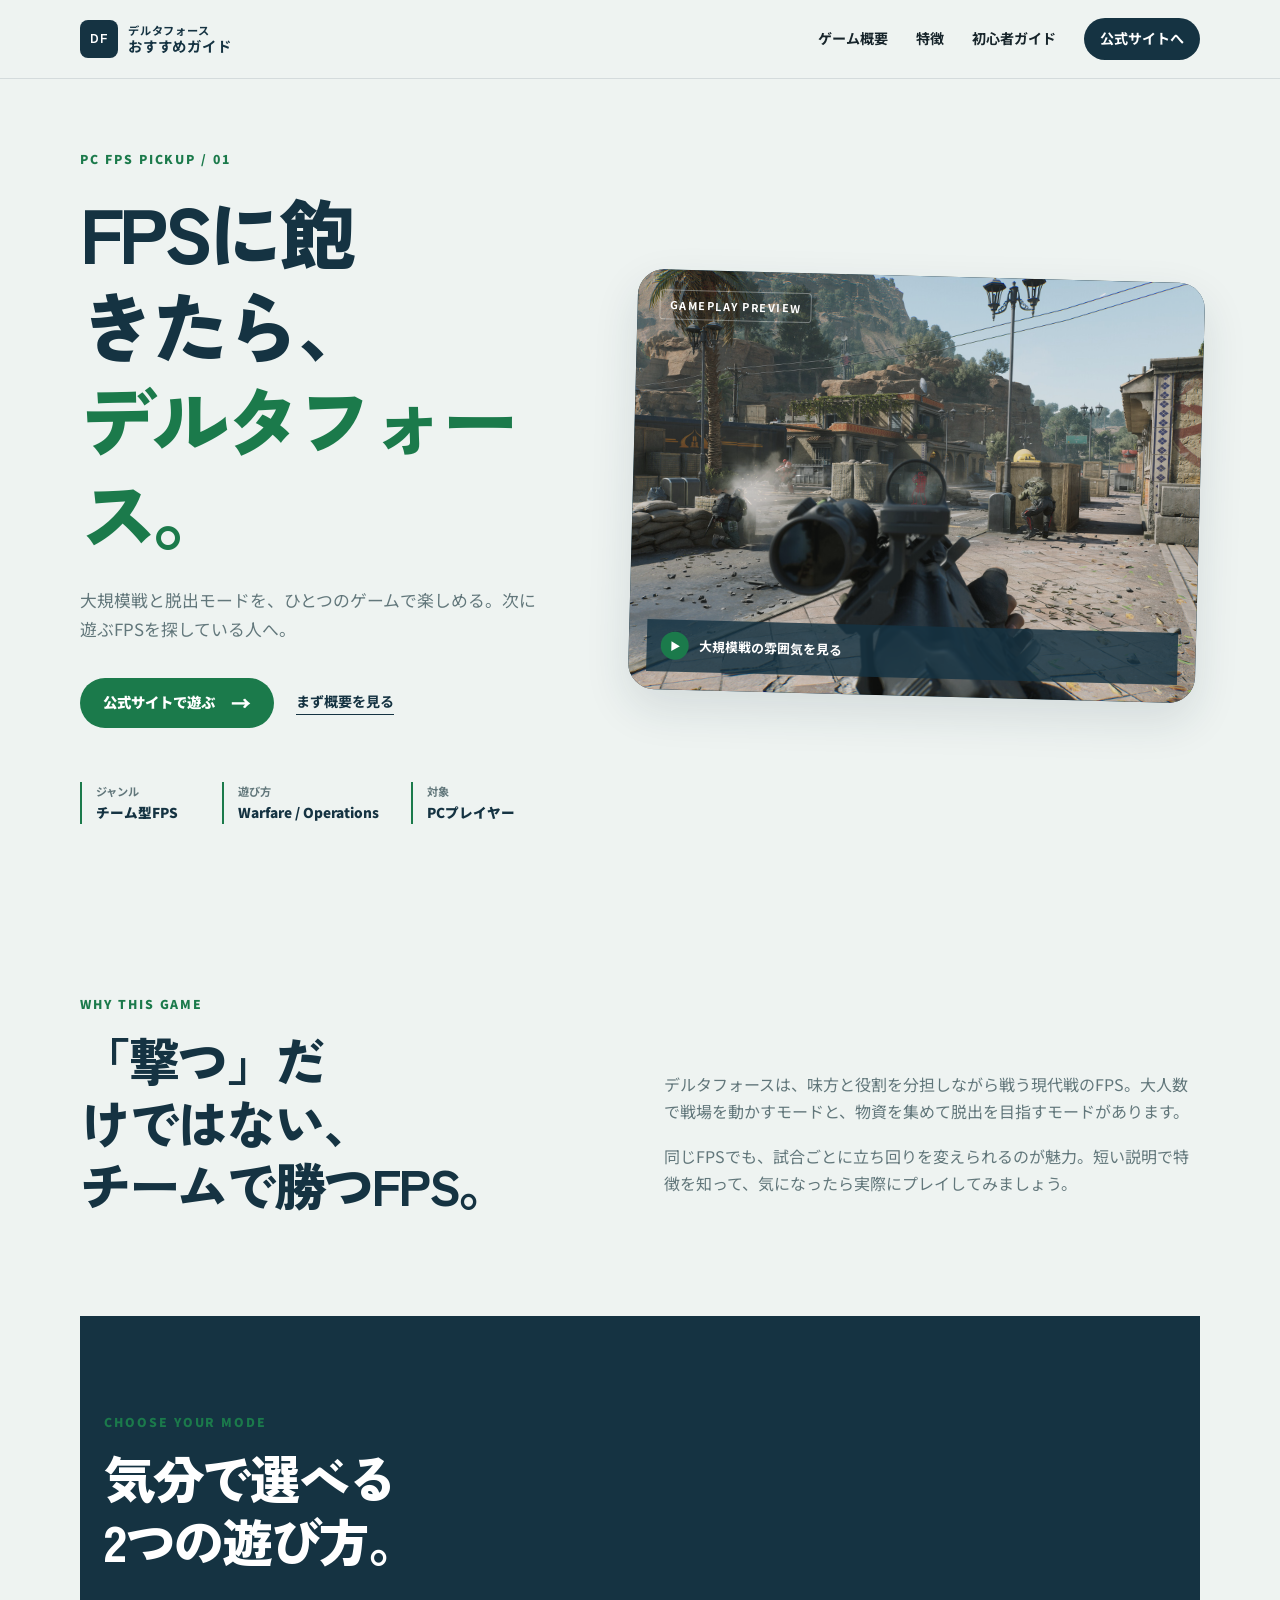
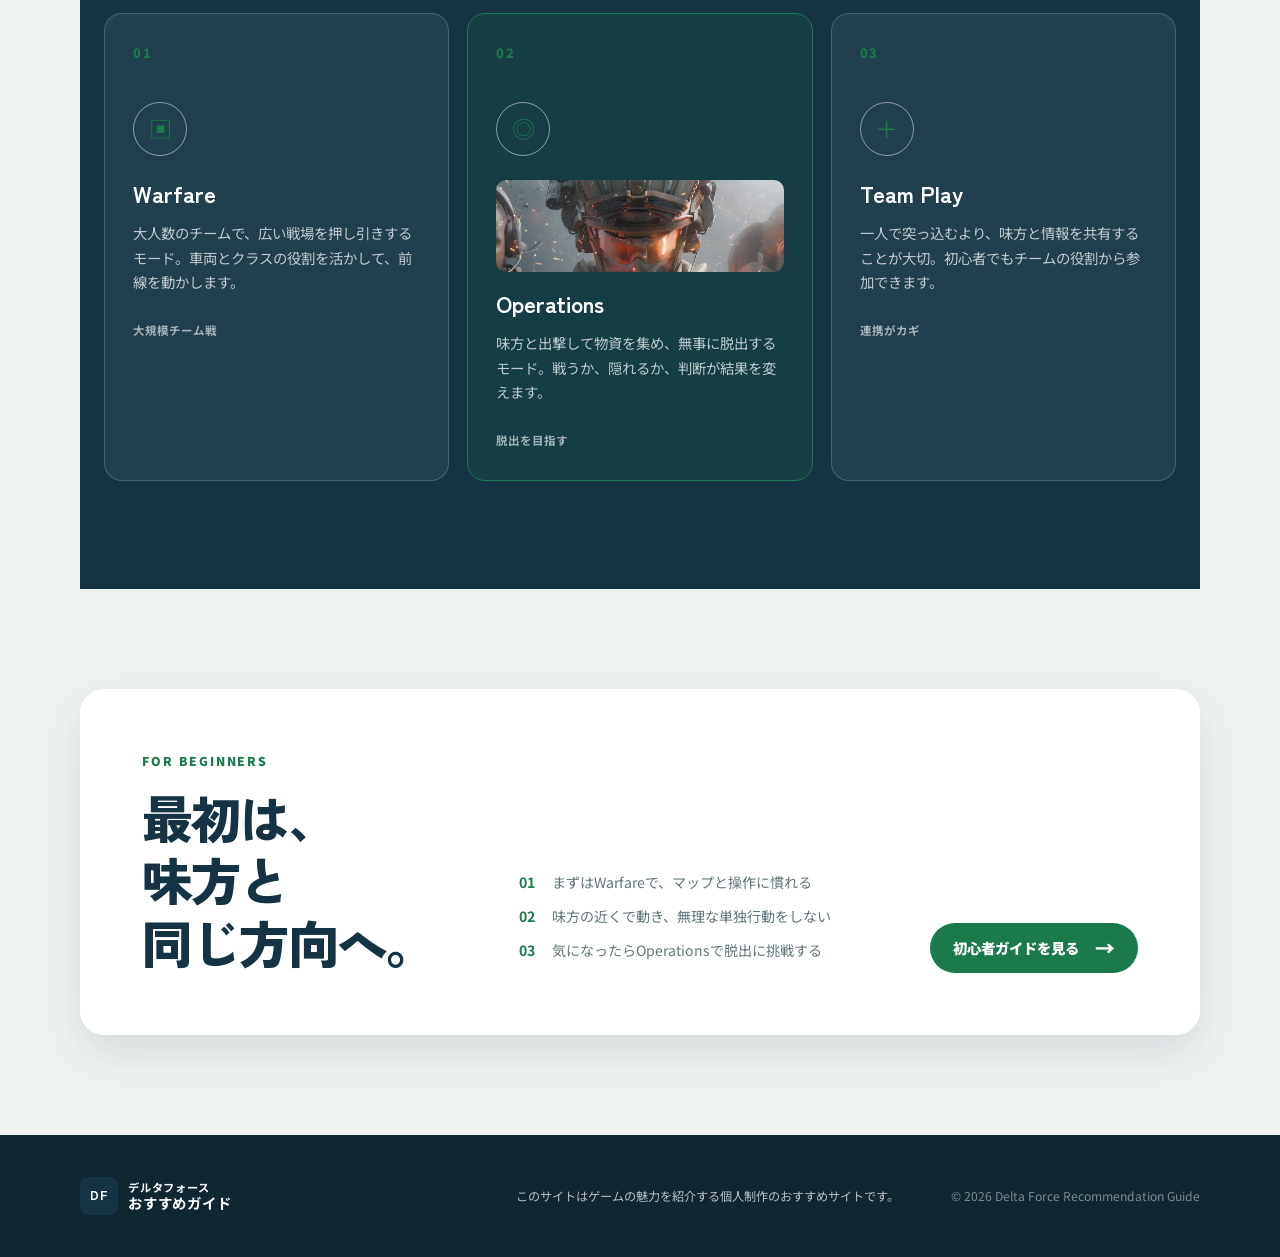
<file: index.html>
<!doctype html>
<html lang="ja">
<head>
  <meta charset="utf-8">
  <meta name="viewport" content="width=device-width, initial-scale=1">
  <meta name="description" content="FPSが好きな人のためのデルタフォースおすすめガイド。WarfareとOperationsの遊び方、初心者向けのポイントを紹介します。">
  <title>デルタフォースおすすめガイド | FPSの次の一手</title>
  <link rel="preconnect" href="https://fonts.googleapis.com">
  <link rel="preconnect" href="https://fonts.gstatic.com" crossorigin>
  <link href="https://fonts.googleapis.com/css2?family=Noto+Sans+JP:wght@400;500;700;900&family=Zen+Kaku+Gothic+New:wght@500;700;900&display=swap" rel="stylesheet">
  <link rel="stylesheet" href="style.css">
</head>
<body>
  <header class="site-header">
    <div class="header-inner">
      <a class="site-logo" href="index.html" aria-label="デルタフォースおすすめガイド ホーム">
        <span class="logo-mark" aria-hidden="true">DF</span>
        <span>デルタフォース<br><strong>おすすめガイド</strong></span>
      </a>

      <input class="menu-toggle" type="checkbox" id="menu-toggle">
      <label class="menu-button" for="menu-toggle"><span></span><span></span><span></span><b>メニュー</b></label>

      <nav class="site-nav" aria-label="メインメニュー">
        <a href="#about">ゲーム概要</a>
        <a href="#modes">特徴</a>
        <a href="guide.html">初心者ガイド</a>
        <a class="nav-cta" href="https://www.playdeltaforce.com/" target="_blank" rel="noreferrer">公式サイトへ</a>
      </nav>
    </div>
  </header>

  <main>
    <section class="hero section-shell" aria-labelledby="hero-title">
      <div class="hero-copy">
        <p class="eyebrow">PC FPS PICKUP / 01</p>
        <h1 id="hero-title">FPSに飽きたら、<br><span>デルタフォース。</span></h1>
        <p class="hero-lead">大規模戦と脱出モードを、ひとつのゲームで楽しめる。次に遊ぶFPSを探している人へ。</p>
        <div class="hero-actions">
          <a class="button button-primary" href="https://www.playdeltaforce.com/" target="_blank" rel="noreferrer">公式サイトで遊ぶ <span aria-hidden="true">→</span></a>
          <a class="text-link" href="#about">まず概要を見る</a>
        </div>
        <dl class="hero-meta" aria-label="ゲームの概要">
          <div><dt>ジャンル</dt><dd>チーム型FPS</dd></div>
          <div><dt>遊び方</dt><dd>Warfare / Operations</dd></div>
          <div><dt>対象</dt><dd>PCプレイヤー</dd></div>
        </dl>
      </div>
      <div class="hero-media">
        <span class="media-label">GAMEPLAY PREVIEW</span>
        <img src="assets/operation-map.jpg" alt="デルタフォースの砂漠の市街地で戦闘するゲーム画面">
        <div class="media-caption"><span class="play-icon" aria-hidden="true">▶</span><span>大規模戦の雰囲気を見る</span></div>
      </div>
    </section>

    <section class="intro section-shell" id="about" aria-labelledby="about-title">
      <div class="section-heading">
        <p class="eyebrow">WHY THIS GAME</p>
        <h2 id="about-title">「撃つ」だけではない、<br>チームで勝つFPS。</h2>
      </div>
      <div class="intro-copy">
        <p>デルタフォースは、味方と役割を分担しながら戦う現代戦のFPS。大人数で戦場を動かすモードと、物資を集めて脱出を目指すモードがあります。</p>
        <p>同じFPSでも、試合ごとに立ち回りを変えられるのが魅力。短い説明で特徴を知って、気になったら実際にプレイしてみましょう。</p>
      </div>
    </section>

    <section class="modes section-shell section-dark" id="modes" aria-labelledby="modes-title">
      <div class="section-heading section-heading-light">
        <p class="eyebrow">CHOOSE YOUR MODE</p>
        <h2 id="modes-title">気分で選べる<br>2つの遊び方。</h2>
      </div>
      <div class="card-grid">
        <article class="feature-card">
          <p class="card-number">01</p>
          <div class="card-icon" aria-hidden="true">▣</div>
          <h3>Warfare</h3>
          <p>大人数のチームで、広い戦場を押し引きするモード。車両とクラスの役割を活かして、前線を動かします。</p>
          <span class="card-tag">大規模チーム戦</span>
        </article>
        <article class="feature-card feature-card-accent">
          <p class="card-number">02</p>
          <div class="card-icon" aria-hidden="true">◎</div>
          <img class="card-image" src="assets/hawk-ops.webp" alt="デルタフォースの兵士キャラクター">
          <h3>Operations</h3>
          <p>味方と出撃して物資を集め、無事に脱出するモード。戦うか、隠れるか、判断が結果を変えます。</p>
          <span class="card-tag">脱出を目指す</span>
        </article>
        <article class="feature-card">
          <p class="card-number">03</p>
          <div class="card-icon" aria-hidden="true">＋</div>
          <h3>Team Play</h3>
          <p>一人で突っ込むより、味方と情報を共有することが大切。初心者でもチームの役割から参加できます。</p>
          <span class="card-tag">連携がカギ</span>
        </article>
      </div>
    </section>

    <section class="start section-shell" id="start" aria-labelledby="start-title">
      <div class="start-panel">
        <div>
          <p class="eyebrow">FOR BEGINNERS</p>
          <h2 id="start-title">最初は、味方と<br>同じ方向へ。</h2>
        </div>
        <div class="start-tips">
          <p><strong>01</strong> まずはWarfareで、マップと操作に慣れる</p>
          <p><strong>02</strong> 味方の近くで動き、無理な単独行動をしない</p>
          <p><strong>03</strong> 気になったらOperationsで脱出に挑戦する</p>
        </div>
        <a class="button button-primary" href="guide.html">初心者ガイドを見る <span aria-hidden="true">→</span></a>
      </div>
    </section>
  </main>

  <footer class="site-footer">
    <div class="footer-inner">
      <p class="site-logo footer-logo"><span class="logo-mark" aria-hidden="true">DF</span><span>デルタフォース<br><strong>おすすめガイド</strong></span></p>
      <p>このサイトはゲームの魅力を紹介する個人制作のおすすめサイトです。</p>
      <p class="footer-small">© 2026 Delta Force Recommendation Guide</p>
    </div>
  </footer>
</body>
</html>
</file>
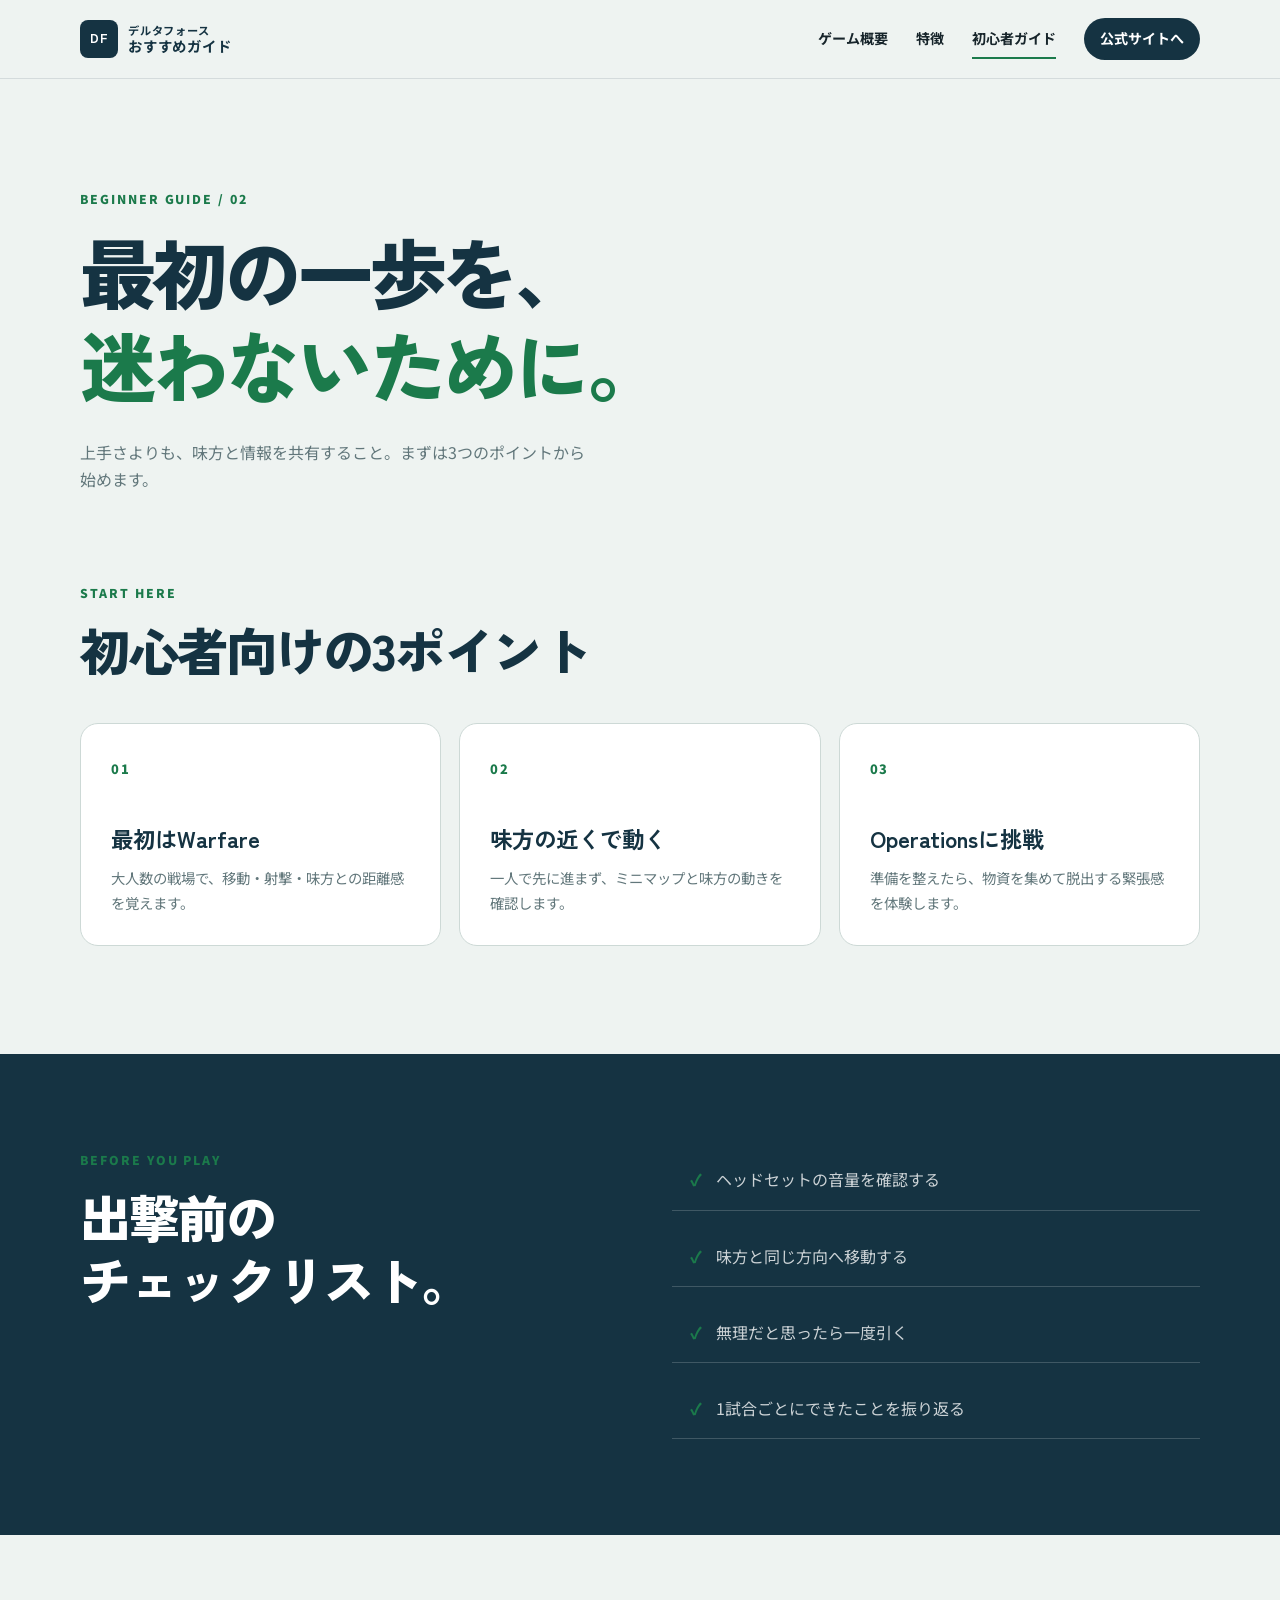
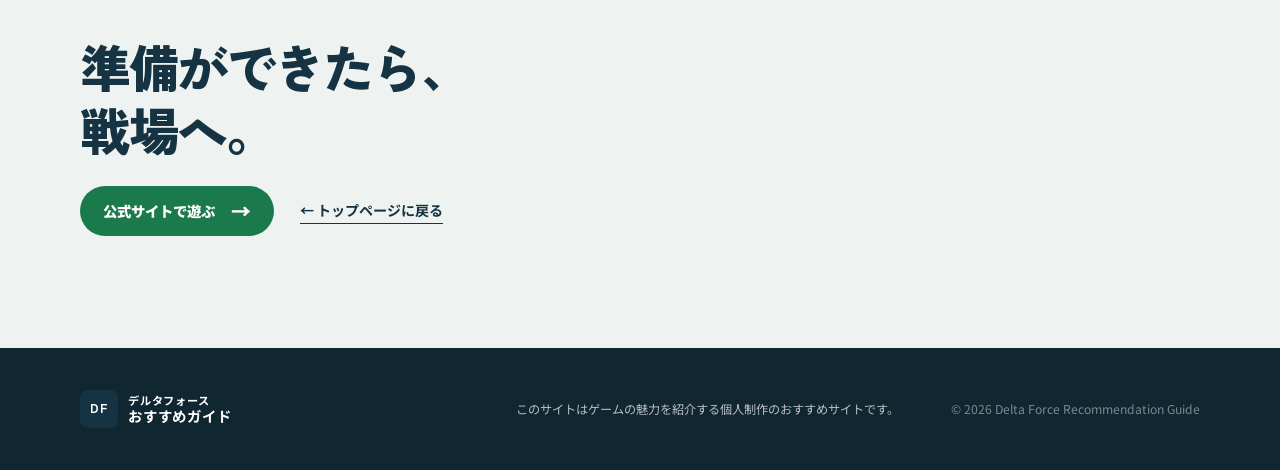
<file: guide.html>
<!doctype html>
<html lang="ja">
<head>
  <meta charset="utf-8">
  <meta name="viewport" content="width=device-width, initial-scale=1">
  <meta name="description" content="デルタフォースを始める人向けの簡単な遊び方ガイド。">
  <title>初心者ガイド | デルタフォースおすすめガイド</title>
  <link rel="preconnect" href="https://fonts.googleapis.com">
  <link rel="preconnect" href="https://fonts.gstatic.com" crossorigin>
  <link href="https://fonts.googleapis.com/css2?family=Noto+Sans+JP:wght@400;500;700;900&family=Zen+Kaku+Gothic+New:wght@500;700;900&display=swap" rel="stylesheet">
  <link rel="stylesheet" href="style.css">
</head>
<body>
  <header class="site-header">
    <div class="header-inner">
      <a class="site-logo" href="index.html" aria-label="デルタフォースおすすめガイド ホーム">
        <span class="logo-mark" aria-hidden="true">DF</span>
        <span>デルタフォース<br><strong>おすすめガイド</strong></span>
      </a>
      <input class="menu-toggle" type="checkbox" id="menu-toggle">
      <label class="menu-button" for="menu-toggle"><span></span><span></span><span></span><b>メニュー</b></label>
      <nav class="site-nav" aria-label="メインメニュー">
        <a href="index.html#about">ゲーム概要</a>
        <a href="index.html#modes">特徴</a>
        <a href="guide.html" aria-current="page">初心者ガイド</a>
        <a class="nav-cta" href="https://www.playdeltaforce.com/" target="_blank" rel="noreferrer">公式サイトへ</a>
      </nav>
    </div>
  </header>

  <main>
    <section class="page-hero section-shell" aria-labelledby="page-title">
      <p class="eyebrow">BEGINNER GUIDE / 02</p>
      <h1 id="page-title">最初の一歩を、<br><span>迷わないために。</span></h1>
      <p>上手さよりも、味方と情報を共有すること。まずは3つのポイントから始めます。</p>
    </section>

    <section class="guide-list section-shell" aria-labelledby="guide-title">
      <div class="section-heading">
        <p class="eyebrow">START HERE</p>
        <h2 id="guide-title">初心者向けの3ポイント</h2>
      </div>
      <div class="guide-grid">
        <article class="guide-item"><span>01</span><h3>最初はWarfare</h3><p>大人数の戦場で、移動・射撃・味方との距離感を覚えます。</p></article>
        <article class="guide-item"><span>02</span><h3>味方の近くで動く</h3><p>一人で先に進まず、ミニマップと味方の動きを確認します。</p></article>
        <article class="guide-item"><span>03</span><h3>Operationsに挑戦</h3><p>準備を整えたら、物資を集めて脱出する緊張感を体験します。</p></article>
      </div>
    </section>

    <section class="checklist section-dark" aria-labelledby="checklist-title">
      <div class="section-shell checklist-inner">
        <div class="section-heading section-heading-light">
          <p class="eyebrow">BEFORE YOU PLAY</p>
          <h2 id="checklist-title">出撃前の<br>チェックリスト。</h2>
        </div>
        <ul class="checklist-items">
          <li><span aria-hidden="true">✓</span> ヘッドセットの音量を確認する</li>
          <li><span aria-hidden="true">✓</span> 味方と同じ方向へ移動する</li>
          <li><span aria-hidden="true">✓</span> 無理だと思ったら一度引く</li>
          <li><span aria-hidden="true">✓</span> 1試合ごとにできたことを振り返る</li>
        </ul>
      </div>
    </section>

    <section class="guide-cta section-shell" aria-labelledby="cta-title">
      <h2 id="cta-title">準備ができたら、<br>戦場へ。</h2>
      <a class="button button-primary" href="https://www.playdeltaforce.com/" target="_blank" rel="noreferrer">公式サイトで遊ぶ <span aria-hidden="true">→</span></a>
      <a class="text-link" href="index.html">← トップページに戻る</a>
    </section>
  </main>

  <footer class="site-footer">
    <div class="footer-inner">
      <p class="site-logo footer-logo"><span class="logo-mark" aria-hidden="true">DF</span><span>デルタフォース<br><strong>おすすめガイド</strong></span></p>
      <p>このサイトはゲームの魅力を紹介する個人制作のおすすめサイトです。</p>
      <p class="footer-small">© 2026 Delta Force Recommendation Guide</p>
    </div>
  </footer>
</body>
</html>
</file>
<file: style.css>
:root {
  --color-base: #eef3f1;
  --color-main: #153342;
  --color-accent: #1b7a4b;
  --color-paper: #ffffff;
  --color-ink: #17252b;
  --color-muted: #62777b;
  --color-line: #cdd9d6;
  --shadow-soft: 0 18px 45px rgba(21, 51, 66, 0.12);
  --radius: 18px;
}

* {
  box-sizing: border-box;
}

html {
  scroll-behavior: smooth;
}

body {
  margin: 0;
  background: var(--color-base);
  color: var(--color-ink);
  font-family: "Noto Sans JP", sans-serif;
  font-size: 16px;
  line-height: 1.7;
  overflow-x: hidden;
}

img,
svg {
  display: block;
  max-width: 100%;
}

a {
  color: inherit;
  text-decoration: none;
}

a:focus-visible,
label:focus-visible {
  outline: 3px solid var(--color-accent);
  outline-offset: 4px;
}

.section-shell,
.header-inner,
.footer-inner {
  width: min(1120px, calc(100% - 48px));
  margin-inline: auto;
}

.site-header {
  position: sticky;
  top: 0;
  z-index: 10;
  background: rgba(238, 243, 241, 0.94);
  border-bottom: 1px solid rgba(21, 51, 66, 0.12);
  backdrop-filter: blur(14px);
}

.header-inner {
  display: flex;
  align-items: center;
  justify-content: space-between;
  min-height: 78px;
  gap: 28px;
}

.site-logo {
  display: inline-flex;
  align-items: center;
  gap: 10px;
  color: var(--color-main);
  font-size: 0.7rem;
  font-weight: 700;
  letter-spacing: 0.07em;
  line-height: 1.25;
}

.site-logo strong {
  font-size: 0.9rem;
}

.logo-mark {
  display: grid;
  width: 38px;
  height: 38px;
  place-items: center;
  border-radius: 8px;
  background: var(--color-main);
  color: var(--color-paper);
  font-family: "Zen Kaku Gothic New", sans-serif;
  font-size: 0.78rem;
  font-weight: 900;
  letter-spacing: 0.08em;
}

.site-nav {
  display: flex;
  align-items: center;
  gap: 28px;
  font-size: 0.88rem;
  font-weight: 700;
}

.site-nav a {
  position: relative;
  padding: 8px 0;
}

.site-nav a:not(.nav-cta)::after {
  position: absolute;
  right: 0;
  bottom: 0;
  left: 0;
  height: 2px;
  background: var(--color-accent);
  content: "";
  transform: scaleX(0);
  transform-origin: right;
  transition: transform 180ms ease;
}

.site-nav a:not(.nav-cta):hover::after,
.site-nav a[aria-current="page"]::after {
  transform: scaleX(1);
  transform-origin: left;
}

.nav-cta {
  padding: 9px 16px !important;
  border-radius: 999px;
  background: var(--color-main);
  color: var(--color-paper);
  transition: background 180ms ease, transform 180ms ease;
}

.nav-cta:hover {
  background: var(--color-accent);
  transform: translateY(-2px);
}

.menu-toggle,
.menu-button {
  display: none;
}

.hero {
  display: grid;
  grid-template-columns: minmax(0, 0.9fr) minmax(0, 1.1fr);
  align-items: center;
  gap: clamp(40px, 7vw, 96px);
  min-height: 650px;
  padding-top: 70px;
  padding-bottom: 82px;
}

.eyebrow {
  margin: 0 0 14px;
  color: var(--color-accent);
  font-size: 0.76rem;
  font-weight: 900;
  letter-spacing: 0.16em;
}

h1,
h2,
h3 {
  margin: 0;
  color: var(--color-main);
  font-family: "Zen Kaku Gothic New", sans-serif;
  line-height: 1.22;
  text-wrap: balance;
}

h1 {
  max-width: 620px;
  font-size: clamp(3rem, 6vw, 5.9rem);
  font-weight: 900;
  letter-spacing: -0.06em;
}

h1 span,
.page-hero h1 span {
  color: var(--color-accent);
}

h2 {
  font-size: clamp(2.1rem, 4vw, 3.5rem);
  font-weight: 900;
  letter-spacing: -0.045em;
}

h3 {
  font-size: 1.4rem;
}

p {
  max-width: 65ch;
}

.hero-lead {
  max-width: 37rem;
  margin: 28px 0 0;
  color: var(--color-muted);
  font-size: 1.05rem;
}

.hero-actions {
  display: flex;
  align-items: center;
  flex-wrap: wrap;
  gap: 22px;
  margin-top: 34px;
}

.button {
  display: inline-flex;
  align-items: center;
  justify-content: center;
  gap: 16px;
  min-height: 50px;
  padding: 12px 22px;
  border: 1px solid transparent;
  border-radius: 999px;
  font-size: 0.9rem;
  font-weight: 900;
  line-height: 1;
  transition: transform 180ms ease, box-shadow 180ms ease, background 180ms ease;
}

.button span {
  font-size: 1.25rem;
  line-height: 0;
  transition: transform 180ms ease;
}

.button:hover {
  transform: translateY(-3px);
  box-shadow: var(--shadow-soft);
}

.button:hover span {
  transform: translateX(4px);
}

.button-primary {
  background: var(--color-accent);
  color: var(--color-paper);
}

.button-primary:hover {
  background: #105d38;
}

.text-link {
  border-bottom: 1px solid currentColor;
  color: var(--color-main);
  font-size: 0.88rem;
  font-weight: 700;
  transition: color 180ms ease;
}

.text-link:hover {
  color: var(--color-accent);
}

.hero-meta {
  display: flex;
  flex-wrap: wrap;
  gap: 20px 32px;
  margin: 54px 0 0;
}

.hero-meta div {
  min-width: 110px;
  padding-left: 14px;
  border-left: 2px solid var(--color-accent);
}

.hero-meta dt {
  color: var(--color-muted);
  font-size: 0.7rem;
  font-weight: 700;
}

.hero-meta dd {
  margin: 0;
  color: var(--color-main);
  font-size: 0.85rem;
  font-weight: 900;
}

.hero-media {
  position: relative;
  min-width: 0;
  overflow: hidden;
  border-radius: 26px;
  background: var(--color-main);
  box-shadow: var(--shadow-soft);
  transform: rotate(1.5deg);
}

.hero-media img {
  width: 100%;
  aspect-ratio: 1.35 / 1;
  object-fit: cover;
  opacity: 0.92;
}

.media-label {
  position: absolute;
  top: 20px;
  left: 22px;
  z-index: 1;
  padding: 5px 9px;
  border: 1px solid rgba(255, 255, 255, 0.35);
  border-radius: 4px;
  color: var(--color-paper);
  font-size: 0.68rem;
  font-weight: 700;
  letter-spacing: 0.14em;
}

.media-caption {
  position: absolute;
  right: 18px;
  bottom: 18px;
  left: 18px;
  display: flex;
  align-items: center;
  gap: 10px;
  padding: 12px 14px;
  background: rgba(21, 51, 66, 0.82);
  color: var(--color-paper);
  font-size: 0.8rem;
  font-weight: 700;
}

.play-icon {
  display: grid;
  width: 28px;
  height: 28px;
  place-items: center;
  border-radius: 50%;
  background: var(--color-accent);
  font-size: 0.65rem;
}

.intro {
  display: grid;
  grid-template-columns: minmax(0, 0.9fr) minmax(0, 1fr);
  gap: clamp(32px, 8vw, 120px);
  padding-top: 88px;
  padding-bottom: 100px;
}

.intro-copy {
  align-self: end;
  color: var(--color-muted);
}

.intro-copy p {
  margin-top: 0;
  margin-bottom: 18px;
}

.section-dark {
  background: var(--color-main);
  color: rgba(255, 255, 255, 0.78);
}

.section-heading-light h2 {
  color: var(--color-paper);
}

.modes {
  padding-top: 96px;
  padding-bottom: 108px;
}

.modes > .section-heading {
  width: min(1120px, calc(100% - 48px));
  margin: 0 auto 42px;
}

.card-grid {
  display: grid;
  grid-template-columns: repeat(3, minmax(0, 1fr));
  gap: 18px;
  width: min(1120px, calc(100% - 48px));
  margin-inline: auto;
}

.feature-card {
  min-height: 330px;
  padding: 28px;
  border: 1px solid rgba(255, 255, 255, 0.18);
  border-radius: var(--radius);
  background: rgba(255, 255, 255, 0.06);
  transition: transform 180ms ease, border-color 180ms ease, background 180ms ease;
}

.feature-card:hover {
  border-color: rgba(255, 255, 255, 0.5);
  background: rgba(255, 255, 255, 0.12);
  transform: translateY(-6px);
}

.feature-card-accent {
  border-color: var(--color-accent);
  background: rgba(27, 122, 75, 0.14);
}

.card-number {
  margin: 0;
  color: var(--color-accent);
  font-size: 0.8rem;
  font-weight: 900;
  letter-spacing: 0.14em;
}

.card-icon {
  display: grid;
  width: 54px;
  height: 54px;
  margin: 38px 0 24px;
  place-items: center;
  border: 1px solid rgba(255, 255, 255, 0.5);
  border-radius: 50%;
  color: var(--color-accent);
  font-size: 1.45rem;
}

.card-image {
  width: 100%;
  height: 92px;
  margin: 0 0 18px;
  border-radius: 10px;
  object-fit: cover;
  object-position: center 36%;
}

.feature-card h3 {
  color: var(--color-paper);
}

.feature-card p:not(.card-number) {
  margin: 14px 0 20px;
  color: rgba(255, 255, 255, 0.72);
  font-size: 0.9rem;
}

.card-tag {
  display: inline-block;
  color: rgba(255, 255, 255, 0.6);
  font-size: 0.72rem;
  font-weight: 700;
}

.start {
  padding-top: 100px;
  padding-bottom: 100px;
}

.start-panel {
  display: grid;
  grid-template-columns: 1fr 1.1fr auto;
  align-items: end;
  gap: 44px;
  padding: clamp(28px, 5vw, 62px);
  border-radius: 24px;
  background: var(--color-paper);
  box-shadow: var(--shadow-soft);
}

.start-tips {
  color: var(--color-muted);
  font-size: 0.88rem;
}

.start-tips p {
  margin: 0 0 10px;
}

.start-tips strong {
  display: inline-block;
  min-width: 30px;
  color: var(--color-accent);
}

.site-footer {
  padding: 42px 0;
  background: #102631;
  color: rgba(255, 255, 255, 0.7);
}

.footer-inner {
  display: grid;
  grid-template-columns: 1fr 1fr auto;
  align-items: center;
  gap: 24px;
  font-size: 0.76rem;
}

.footer-logo {
  color: var(--color-paper);
}

.footer-inner p {
  margin: 0;
}

.footer-small {
  color: rgba(255, 255, 255, 0.45);
  text-align: right;
}

.page-hero {
  padding-top: 110px;
  padding-bottom: 90px;
}

.page-hero h1 {
  max-width: 700px;
}

.page-hero > p:last-child {
  max-width: 520px;
  margin: 28px 0 0;
  color: var(--color-muted);
}

.guide-list {
  padding-bottom: 108px;
}

.guide-grid {
  display: grid;
  grid-template-columns: repeat(3, minmax(0, 1fr));
  gap: 18px;
  margin-top: 42px;
}

.guide-item {
  padding: 30px;
  border: 1px solid var(--color-line);
  border-radius: var(--radius);
  background: var(--color-paper);
  transition: transform 180ms ease, box-shadow 180ms ease;
}

.guide-item:hover {
  box-shadow: var(--shadow-soft);
  transform: translateY(-5px);
}

.guide-item > span {
  color: var(--color-accent);
  font-size: 0.8rem;
  font-weight: 900;
  letter-spacing: 0.14em;
}

.guide-item h3 {
  margin-top: 44px;
}

.guide-item p {
  margin-bottom: 0;
  color: var(--color-muted);
  font-size: 0.9rem;
}

.checklist {
  padding: 96px 0;
}

.checklist-inner {
  display: grid;
  grid-template-columns: 1fr 1fr;
  gap: 64px;
}

.checklist-items {
  display: grid;
  gap: 16px;
  align-content: center;
  margin: 0;
  padding: 0;
  list-style: none;
}

.checklist-items li {
  display: flex;
  align-items: center;
  gap: 14px;
  padding: 16px 18px;
  border-bottom: 1px solid rgba(255, 255, 255, 0.18);
  color: rgba(255, 255, 255, 0.78);
}

.checklist-items li span {
  color: var(--color-accent);
  font-weight: 900;
}

.guide-cta {
  display: flex;
  align-items: center;
  flex-wrap: wrap;
  gap: 26px;
  padding-top: 100px;
  padding-bottom: 112px;
}

.guide-cta h2 {
  flex: 1 1 100%;
}

@media (max-width: 900px) {
  .site-nav {
    gap: 16px;
    font-size: 0.8rem;
  }

  .hero {
    gap: 42px;
  }

  .start-panel {
    grid-template-columns: 1fr 1fr;
  }

  .start-panel .button {
    grid-column: 1 / -1;
    justify-self: start;
  }

  .footer-inner {
    grid-template-columns: 1fr 1fr;
  }

  .footer-small {
    text-align: left;
  }
}

@media (max-width: 760px) {
  .section-shell,
  .header-inner,
  .footer-inner,
  .modes > .section-heading,
  .card-grid {
    width: min(100% - 36px, 560px);
  }

  .header-inner {
    min-height: 68px;
  }

  .menu-button {
    display: inline-flex;
    align-items: center;
    gap: 5px;
    padding: 10px 0 10px 10px;
    color: var(--color-main);
    cursor: pointer;
    font-size: 0.72rem;
    font-weight: 700;
  }

  .menu-button span {
    position: relative;
    display: block;
    width: 18px;
    height: 2px;
    margin-right: -23px;
    background: var(--color-main);
    transform: translateY(-8px);
  }

  .menu-button span:nth-child(2) {
    transform: translateY(0);
  }

  .menu-button span:nth-child(3) {
    transform: translateY(8px);
  }

  .menu-button b {
    margin-left: 28px;
    white-space: nowrap;
  }

  .site-nav {
    display: none;
    position: absolute;
    top: 68px;
    right: 18px;
    left: 18px;
    gap: 0;
    padding: 12px;
    border: 1px solid var(--color-line);
    border-radius: 14px;
    background: var(--color-paper);
    box-shadow: var(--shadow-soft);
  }

  .site-nav a {
    padding: 12px 10px;
  }

  .site-nav .nav-cta {
    margin-top: 6px;
    text-align: center;
  }

  .menu-toggle:checked ~ .site-nav {
    display: grid;
  }

  .hero,
  .intro,
  .checklist-inner {
    grid-template-columns: 1fr;
  }

  .hero {
    min-height: auto;
    padding-top: 64px;
    padding-bottom: 74px;
  }

  h1 {
    font-size: clamp(2.75rem, 13vw, 4.3rem);
  }

  .hero-media {
    order: 0;
    transform: rotate(0);
  }

  .hero-lead {
    font-size: 0.95rem;
  }

  .hero-meta {
    gap: 16px;
    margin-top: 36px;
  }

  .intro,
  .modes,
  .start,
  .checklist,
  .guide-cta {
    padding-top: 72px;
    padding-bottom: 76px;
  }

  .intro-copy {
    margin-top: -8px;
  }

  .card-grid,
  .guide-grid {
    grid-template-columns: 1fr;
  }

  .feature-card {
    min-height: auto;
  }

  .start-panel {
    grid-template-columns: 1fr;
    gap: 28px;
    padding: 28px 22px;
  }

  .start-panel .button {
    grid-column: auto;
  }

  .footer-inner {
    grid-template-columns: 1fr;
  }

  .page-hero {
    padding-top: 72px;
    padding-bottom: 64px;
  }

  .guide-item h3 {
    margin-top: 28px;
  }
}

@media (max-width: 390px) {
  .section-shell,
  .header-inner,
  .footer-inner,
  .modes > .section-heading,
  .card-grid {
    width: calc(100% - 28px);
  }

  .site-logo {
    font-size: 0.62rem;
  }

  .site-logo strong {
    font-size: 0.78rem;
  }

  .logo-mark {
    width: 34px;
    height: 34px;
  }

  .hero-actions {
    align-items: flex-start;
    flex-direction: column;
  }

  .hero-meta {
    display: grid;
    grid-template-columns: 1fr 1fr;
  }

  .hero-meta div:last-child {
    grid-column: 1 / -1;
  }
}
</file>
